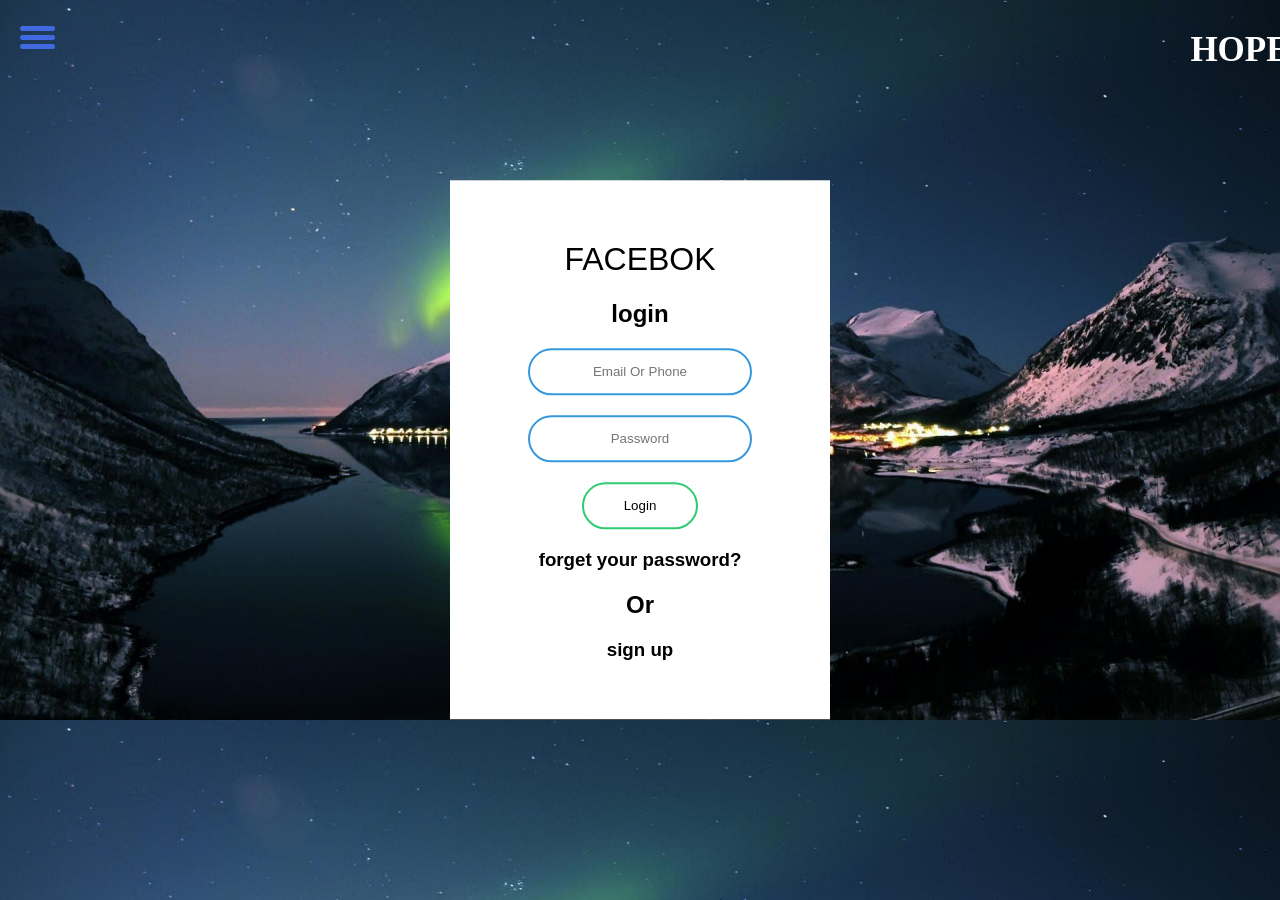
<file: index.html>
<!DOCTYPE html>
<html lang="en" dir="ltr">
  <head>
    <meta charset="utf-8">
    <title>Facebook</title>
    <link rel="stylesheet" href="style.css">
  </head>
  <body>
      
      <!-- logo -->  
            <h2 class="logo_home">HOPE</h2>              
      <!-- end logo -->
      <!--spider Navegation bar-->
		<div id="menu-bar">
			<div id="menu" onclick="onClickMenu()">
				<div id="bar1" class="bar"></div>
				<div id="bar2" class="bar"></div>
				<div id="bar3" class="bar"></div>
			</div>
			<ul class="nav" id="nav">
				<li><a>Home</a></li>
				<li><a>About</a></li>
				<li><a>Services</a></li>
				<li><a>Contact</a></li>
			</ul>
		</div>
		<div class="menu-bg" id="menu-bg"></div>
		<script src="images/script.js"></script>
      <!--end spider Navegation bar-->

<form class="box" action="index.html" method="post">
  <h1>Facebok</h1>
    <h2>login</h2>
  <input type="text" name="" placeholder="Email Or Phone">
  <input type="password" name="" placeholder="Password">
 <span><a> <input type="submit" name="" value="Login">
    </a></span>
    <h3 class="forget_pass"><span><a>forget your password?</a></span></h3> <h2>Or</h2> <h3><span><a>sign up</a></span></h3>
</form>
      
     
    
  </body>
</html>
</file>
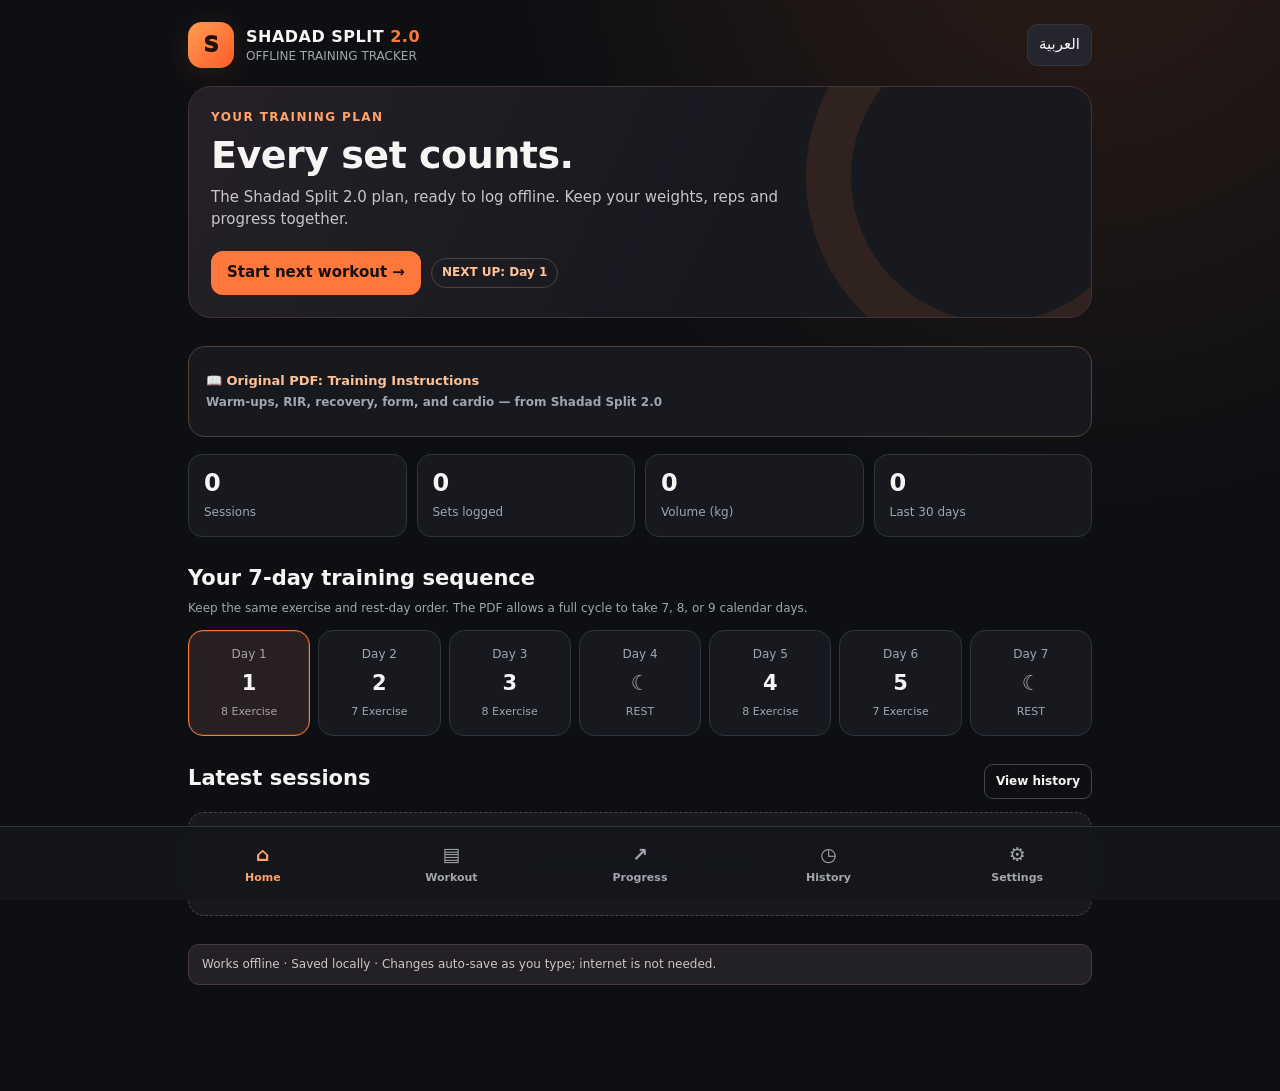
<file: shadad-tracker/index.html>
<!doctype html>
<html lang="en">
<head>
<meta charset="utf-8">
<meta name="viewport" content="width=device-width,initial-scale=1,viewport-fit=cover">
<meta name="theme-color" content="#111216">
<meta name="description" content="Shadad Split 2.0 workout tracker: log your gym sessions, weights, reps, RIR and progress online or offline.">
<title>Shadad Split — Training Tracker</title>
<style>
:root{--bg:#0d0f13;--panel:#17191f;--panel2:#202229;--border:#31343e;--text:#f6f5f3;--muted:#a2a5ad;--orange:#ff783b;--orange2:#ffa36a;--green:#70d8a0;--red:#ff8585;--radius:17px;--max:940px;color-scheme:dark}
*{box-sizing:border-box}html{scroll-behavior:smooth}body{margin:0;background:radial-gradient(ellipse at 85% -15%,rgba(255,115,47,.14),transparent 38%),var(--bg);color:var(--text);font:15px/1.45 system-ui,-apple-system,BlinkMacSystemFont,"Segoe UI",sans-serif;-webkit-tap-highlight-color:transparent}
a{color:var(--orange2)}button,input,select,textarea{font:inherit}button{cursor:pointer}button:disabled{cursor:not-allowed;opacity:.45}input,select,textarea{border:1px solid #434651;background:#101218;color:var(--text);border-radius:11px;min-height:43px;padding:9px 11px;min-width:0}input:focus,textarea:focus,select:focus,button:focus-visible{outline:2px solid var(--orange);outline-offset:2px}input[type=number]{appearance:textfield;-moz-appearance:textfield}input::-webkit-inner-spin-button,input::-webkit-outer-spin-button{-webkit-appearance:none;margin:0}textarea{width:100%;resize:vertical;min-height:74px}.shell{max-width:var(--max);margin:auto;min-height:100vh;padding:0 18px 106px}
.top{display:flex;justify-content:space-between;align-items:center;padding:22px 0 18px;gap:12px}.brand{display:flex;align-items:center;gap:12px;cursor:pointer}.mark{background:linear-gradient(135deg,#ff9d51,#ff5b29);color:#21110b;font-size:21px;font-weight:950;width:46px;height:46px;border-radius:14px;display:grid;place-items:center;box-shadow:0 5px 32px #ff6a3424}.brand-title{font-size:16px;letter-spacing:.5px;font-weight:900}.brand-sub{color:var(--muted);font-size:12px}.lang-btn{background:#25262d;border:1px solid var(--border);color:var(--text);border-radius:10px;padding:9px 11px}.hero{background:linear-gradient(115deg,#252027,#17191f 58%);border:1px solid #413336;border-radius:23px;padding:22px;position:relative;overflow:hidden}.hero:before{content:"";position:absolute;right:-95px;top:-100px;width:290px;height:290px;border:45px solid #ff75211b;border-radius:50%;pointer-events:none}.eyebrow{font-size:12px;color:var(--orange2);font-weight:900;text-transform:uppercase;letter-spacing:1.4px}.hero h1{font-size:clamp(27px,5vw,38px);line-height:1.16;margin:7px 0 10px;max-width:620px;letter-spacing:-.5px}.hero p{color:#c8c6cb;margin:0 0 20px;max-width:590px}.btn{border:0;border-radius:12px;display:inline-flex;align-items:center;justify-content:center;gap:7px;min-height:44px;padding:10px 16px;font-weight:750;color:var(--text);background:#30333d}.btn.primary{background:var(--orange);color:#1a100b}.btn.ghost{background:transparent;border:1px solid #454650}.btn.small{min-height:35px;font-size:12px;padding:6px 11px;border-radius:9px}.btn.danger{background:#482729;color:#ffd4d2}.btn.success{background:#163928;color:#b0f2c9}.btn.block{width:100%}.btn:active,.day-card:active{transform:scale(.99)}.row{display:flex;gap:10px;align-items:center;flex-wrap:wrap}.spread{justify-content:space-between}.section{margin-top:28px}.sect-head{display:flex;align-items:baseline;justify-content:space-between;gap:12px;margin:0 0 13px}.sect-head h2{font-size:21px;line-height:1.25;margin:0;font-weight:850}.muted{color:var(--muted)}.smalltext{font-size:12px}.stats{display:grid;grid-template-columns:repeat(4,minmax(0,1fr));gap:10px;margin-top:17px}.stat{background:var(--panel);border:1px solid var(--border);border-radius:14px;padding:15px}.stat b{display:block;font-size:24px;line-height:1.15;font-weight:880;white-space:nowrap}.stat span{display:block;color:var(--muted);font-size:12px;margin-top:6px}.days{display:grid;grid-template-columns:repeat(7,minmax(0,1fr));gap:8px}.day-card{background:var(--panel);border:1px solid var(--border);border-radius:15px;padding:13px 8px;min-height:106px;text-align:center;color:var(--text);position:relative}.day-card.active{border-color:var(--orange);box-shadow:inset 0 0 0 1px #ff793c33;background:#271f20}.day-card.rest{color:#aaa9ad}.day-num{font-size:12px;color:var(--muted)}.day-main{font-weight:900;font-size:21px;margin:5px 0}.day-label{font-size:11px;color:var(--muted)}.card{background:var(--panel);border:1px solid var(--border);border-radius:var(--radius);padding:17px}.card+.card{margin-top:12px}.workout-head{display:flex;justify-content:space-between;align-items:flex-start;gap:15px}.workout-title{font-size:28px;margin:3px 0 4px;line-height:1.2}.pill{border:1px solid #504138;color:#ffc395;border-radius:999px;padding:5px 10px;font-size:12px;font-weight:650;display:inline-block}.pill.green{border-color:#28513d;color:var(--green)}.progress-track{width:100%;height:9px;background:#30323a;border-radius:30px;overflow:hidden;margin-top:14px}.progress-fill{height:100%;background:linear-gradient(90deg,#ff6935,#ffac67);border-radius:30px;transition:width .25s}.exercise{margin-top:14px;background:var(--panel);border:1px solid #33363e;border-radius:17px;overflow:hidden}.ex-top{padding:16px 17px 13px;display:flex;align-items:flex-start;justify-content:space-between;gap:12px}.ex-index{color:var(--orange2);font-weight:900;font-size:12px;margin-bottom:5px}.ex-name{font-weight:850;font-size:18px;line-height:1.25;margin-bottom:7px}.targets{font-size:12px;color:#bfc0c5;display:flex;gap:7px;flex-wrap:wrap}.target{background:#282a32;padding:4px 7px;border-radius:7px}.ex-actions{display:flex;gap:6px;flex-shrink:0}.ico-btn{border:1px solid #42454d;background:#282a32;color:var(--text);width:37px;height:37px;border-radius:10px;display:grid;place-items:center;font-size:16px;text-decoration:none}.ico-btn:hover{border-color:var(--orange)}.set-table{width:100%;border-collapse:separate;border-spacing:0 5px;padding:0 12px}.set-table th{text-align:center;color:#a7a9b1;font-size:11px;font-weight:650;padding:1px 3px 4px}.set-table td{padding:2px 3px;text-align:center}.set-table input{width:100%;height:42px;min-height:42px;text-align:center;padding:8px 3px;border-radius:8px}.set-table .set-kind{width:52px;text-align:left;padding-left:5px;font-size:12px;color:#c3c5ca}.set-table .set-kind small{display:block;font-size:10px;color:var(--muted)}.set-table .markdone{width:43px;min-width:43px;height:42px;border:1px solid #41434c;background:#2b2c34;color:#eee;border-radius:9px;font-weight:800}.set-table tr.is-done .markdone{background:#256343;color:white;border-color:#3c9064}.set-table tr.is-done input{border-color:#326449}.ex-bottom{display:flex;justify-content:space-between;align-items:center;gap:9px;flex-wrap:wrap;padding:10px 16px 15px}.prev{font-size:12px;color:#bfc0c8;padding:0 16px 10px}.ex-notes{padding:0 16px 15px}.ex-notes textarea{min-height:55px}.session-footer{position:sticky;bottom:74px;z-index:4;margin-top:16px;border:1px solid #6b4331;background:#252124eb;backdrop-filter:blur(15px);padding:11px 13px;border-radius:16px;box-shadow:0 8px 35px #0009}.timer{display:flex;gap:9px;align-items:center}.timer-clock{font-variant-numeric:tabular-nums;font-size:20px;font-weight:900;min-width:62px}.timer-clock.ready{color:var(--green)}.tabs{position:fixed;bottom:0;left:0;right:0;background:#15171bf2;backdrop-filter:blur(16px);border-top:1px solid #32343d;z-index:10;padding:8px max(12px,calc((100vw - var(--max))/2));padding-bottom:calc(8px + env(safe-area-inset-bottom));display:flex;justify-content:space-around;gap:3px}.tab{background:transparent;border:none;color:#a4a5ad;border-radius:9px;min-width:0;flex:1;display:flex;flex-direction:column;align-items:center;gap:2px;padding:6px 3px;font-weight:650;font-size:11px}.tab.active{color:var(--orange2)}.tab-icon{font-size:19px}.tiny{font-size:11px}.latest{display:flex;align-items:center;justify-content:space-between;gap:10px;border-bottom:1px solid #31343d;padding:12px 0}.latest:last-child{border-bottom:0}.latest-title{font-weight:760}.subtle{font-size:12px;color:#a8abb2;margin-top:3px}.chartbox{background:var(--panel);border:1px solid var(--border);border-radius:16px;padding:15px}.chartbox svg{width:100%;height:auto;display:block}.chartlabel{fill:#a5a8af;font-size:12px}.chartline{stroke:#ff8646;stroke-width:3;fill:none;stroke-linecap:round;stroke-linejoin:round}.chartpoint{fill:#ff944d;stroke:#151619;stroke-width:3}.divider{border:0;border-top:1px solid var(--border);margin:18px 0}.field{display:flex;flex-direction:column;gap:7px;min-width:0}.field label{font-size:12px;font-weight:700;color:#b9bbc2}.field input,.field select{width:100%}.fields{display:grid;grid-template-columns:repeat(3,minmax(0,1fr));gap:9px}.history-details{border-top:1px solid #33363f;margin-top:14px;padding-top:12px}.history-details table{width:100%;border-collapse:collapse}.history-details th,.history-details td{padding:7px 5px;text-align:left;border-bottom:1px solid #33353c;font-size:12px}.history-details th{color:var(--muted)}.history-details td:first-child{max-width:210px;overflow-wrap:anywhere}.empty{text-align:center;padding:40px 18px;background:#17191f;border:1px dashed #49434b;border-radius:16px;color:#a9abb1}.empty .symbol{font-size:34px;margin-bottom:8px}.note{padding:11px 13px;background:#242126;border:1px solid #493b3a;border-radius:11px;color:#cfc5c1;font-size:12px}.notification{position:fixed;bottom:92px;left:50%;transform:translateX(-50%);background:#303a34;border:1px solid #579171;color:#fff;padding:10px 17px;border-radius:12px;z-index:30;box-shadow:0 10px 35px #000a;max-width:90vw;text-align:center}.right{text-align:right}.grid2{display:grid;grid-template-columns:1fr 1fr;gap:12px}.hspace{margin-top:13px}.hide{display:none!important}details summary{cursor:pointer;color:#ffc094;font-size:13px;font-weight:700;padding:8px 0}details summary::marker{color:#ff8046}.ch-select{width:100%}.trend-value{font-size:30px;font-weight:850;margin:8px 0 1px}.outlinebox{border:1px solid var(--border);background:#1c1e24;border-radius:12px;padding:12px}.hint{font-size:12px;color:var(--muted)}
[dir=rtl] .set-table .set-kind{text-align:right;padding-right:5px;padding-left:0}[dir=rtl] .history-details th,[dir=rtl] .history-details td{text-align:right}[dir=rtl] .right{text-align:left}
@media (max-width:600px){.shell{padding:0 12px 106px}.top{padding:13px 1px}.brand-title{font-size:14px}.hero{padding:19px 17px}.stats{grid-template-columns:repeat(2,minmax(0,1fr))}.days{grid-template-columns:repeat(4,minmax(0,1fr))}.day-card{min-height:98px}.day-main{font-size:20px}.fields{grid-template-columns:repeat(3,minmax(0,1fr))}.card{padding:14px}.ex-top{padding:14px 13px 11px}.ex-name{font-size:16px}.set-table{padding:0 6px}.set-table td{padding:2px}.set-table .set-kind{width:43px;font-size:11px}.set-table .markdone{width:35px;min-width:35px}.set-table input{padding:7px 2px}.ex-bottom{padding:10px 12px 13px}.prev{padding:0 12px 10px}.ex-notes{padding:0 12px 12px}.grid2{grid-template-columns:1fr}.session-footer{bottom:73px}.tab{font-size:10px}.tab-icon{font-size:18px}}
@media (max-width:345px){.set-table input{font-size:13px}.targets{gap:3px}.target{font-size:11px;padding:4px}.ex-actions{flex-direction:column}.hero h1{font-size:27px}}
details.pdf-guide{border-color:#554137}details.pdf-guide>summary{cursor:pointer;list-style:none}details.pdf-guide>summary::-webkit-details-marker{display:none}.pdf-guide-summary{display:flex;flex-direction:column;gap:3px}.pdf-guide-rule{padding:10px 0;border-top:1px solid var(--border)}.pdf-guide-rule h4{margin:0 0 5px;font-size:14px;color:var(--orange2)}.pdf-guide-rule p{margin:0;line-height:1.6}.pdf-guide-body{padding-top:14px}.pdf-guide-body .row{gap:14px;flex-wrap:wrap}
</style>
<link rel="manifest" href="./manifest.webmanifest">
<link rel="icon" type="image/svg+xml" href="./icon.svg">
<meta name="apple-mobile-web-app-capable" content="yes">
<meta name="apple-mobile-web-app-status-bar-style" content="black-translucent">
</head>
<body>
<div class="shell"><header class="top"><div class="brand" id="brandHome"><div class="mark">S</div><div><div class="brand-title">SHADAD SPLIT <span style="color:var(--orange)">2.0</span></div><div class="brand-sub" id="brandSub">OFFLINE TRAINING TRACKER</div></div></div><button class="lang-btn" id="langBtn" aria-label="Change language">العربية</button></header><main id="app"></main></div>
<nav class="tabs" id="tabs" aria-label="Navigation"></nav><div id="toast" role="status" aria-live="polite"></div><input type="file" id="importFile" accept="application/json,.json" hidden>
<script>
'use strict';
const PLAN={
  "1": [
    {
      "id": "d1e1",
      "name": "Cable y raises",
      "warmups": 1,
      "sets": 2,
      "reps": "8-12",
      "rir": "1-0",
      "rest": "1-2 min",
      "restSeconds": 90,
      "video": "https://www.youtube.com/watch?v=9zhh-aGUrcs&list=PLlvCYMcR6vcVpeIUZgkFaQWZKGF49w5Bz&index=20&pp=iAQB"
    },
    {
      "id": "d1e2",
      "name": "Wide grip latpulldown",
      "warmups": 1,
      "sets": 3,
      "reps": "6-10",
      "rir": "1-0",
      "rest": "2-3 min",
      "restSeconds": 150,
      "video": "https://www.youtube.com/watch?v=eTy8dMwWptc&list=PLlvCYMcR6vcVpeIUZgkFaQWZKGF49w5Bz&index=55&pp=iAQB"
    },
    {
      "id": "d1e3",
      "name": "Kelso shrugs",
      "warmups": 1,
      "sets": 2,
      "reps": "8-12",
      "rir": "1-0",
      "rest": "2-3 min",
      "restSeconds": 150,
      "video": "https://youtu.be/iqXvQKmU-Uk"
    },
    {
      "id": "d1e4",
      "name": "T bar machine",
      "warmups": 0,
      "sets": 1,
      "reps": "6-10",
      "rir": "1-0",
      "rest": "2-3 min",
      "restSeconds": 150,
      "video": "https://www.youtube.com/watch?v=JohmkrpUJK4&list=PLlvCYMcR6vcVpeIUZgkFaQWZKGF49w5Bz&index=53&pp=iAQB"
    },
    {
      "id": "d1e5",
      "name": "Cable lat pullover",
      "warmups": 1,
      "sets": 3,
      "reps": "6-10",
      "rir": "1-0",
      "rest": "2-3 min",
      "restSeconds": 150,
      "video": "https://www.youtube.com/watch?v=ErXQXPzijLk&list=PLlvCYMcR6vcVpeIUZgkFaQWZKGF49w5Bz&index=58&pp=iAQB0gcJCa4KAYcqIYzv"
    },
    {
      "id": "d1e6",
      "name": "DB lateral raises",
      "warmups": 1,
      "sets": 2,
      "reps": "8-10",
      "rir": "1-0",
      "rest": "2-3 min",
      "restSeconds": 150,
      "video": "https://www.youtube.com/watch?v=U6-py46Cdnc&list=PLlvCYMcR6vcVpeIUZgkFaQWZKGF49w5Bz&index=50&pp=iAQB0gcJCa4KAYcqIYzv"
    },
    {
      "id": "d1e7",
      "name": "Cable reverse curl",
      "warmups": 1,
      "sets": 1,
      "reps": "8-12",
      "rir": "1-2",
      "rest": "1.5-2 min",
      "restSeconds": 90,
      "video": "https://www.youtube.com/watch?v=_cfnX1qsEWw&list=PLlvCYMcR6vcVpeIUZgkFaQWZKGF49w5Bz&index=56&pp=iAQB"
    },
    {
      "id": "d1e8",
      "name": "Abdominal crunches",
      "warmups": 1,
      "sets": 2,
      "reps": "8-12",
      "rir": "1-0",
      "rest": "1.5-2 min",
      "restSeconds": 90,
      "video": "https://youtu.be/a9czVmDjB0E"
    }
  ],
  "2": [
    {
      "id": "d2e1",
      "name": "DB low incline chest press",
      "warmups": 2,
      "sets": 3,
      "reps": "6-10",
      "rir": "1-0",
      "rest": "2-3 min",
      "restSeconds": 150,
      "video": "https://www.youtube.com/watch?v=ZT78Lf66NXw&list=PLlvCYMcR6vcVpeIUZgkFaQWZKGF49w5Bz&index=4&pp=iAQB"
    },
    {
      "id": "d2e2",
      "name": "Chest fly machine",
      "warmups": 0,
      "sets": 2,
      "reps": "8-12",
      "rir": "1-0",
      "rest": "2-3 min",
      "restSeconds": 150,
      "video": "https://www.youtube.com/watch?v=GWq3xgNzRpk&list=PLlvCYMcR6vcVpeIUZgkFaQWZKGF49w5Bz&index=16&pp=iAQB"
    },
    {
      "id": "d2e3",
      "name": "DB no cheat curl",
      "warmups": 1,
      "sets": 2,
      "reps": "8-12",
      "rir": "1-0",
      "rest": "2-3 min",
      "restSeconds": 150,
      "video": ""
    },
    {
      "id": "d2e4",
      "name": "Rope triceps pushdown",
      "warmups": 1,
      "sets": 3,
      "reps": "8-12",
      "rir": "1-0",
      "rest": "2-3 min",
      "restSeconds": 150,
      "video": "https://www.youtube.com/watch?v=jIKXu_m_WxM&list=PLlvCYMcR6vcVpeIUZgkFaQWZKGF49w5Bz&index=13&pp=iAQB0gcJCa4KAYcqIYzv"
    },
    {
      "id": "d2e5",
      "name": "Biceps bayesian curl",
      "warmups": 1,
      "sets": 2,
      "reps": "8-12",
      "rir": "1-0",
      "rest": "2-3 min",
      "restSeconds": 150,
      "video": "https://www.youtube.com/watch?v=KbSCjlMnuwQ&list=PLlvCYMcR6vcVpeIUZgkFaQWZKGF49w5Bz&index=22&pp=iAQB"
    },
    {
      "id": "d2e6",
      "name": "Rope overhead extension",
      "warmups": 1,
      "sets": 2,
      "reps": "8-10",
      "rir": "1-0",
      "rest": "1.5-2 min",
      "restSeconds": 90,
      "video": "https://www.youtube.com/watch?v=OKoLcDpJGrM&list=PLlvCYMcR6vcVpeIUZgkFaQWZKGF49w5Bz&index=11&pp=iAQB"
    },
    {
      "id": "d2e7",
      "name": "Cable hammer curl",
      "warmups": 0,
      "sets": 1,
      "reps": "8-10",
      "rir": "1-0",
      "rest": "1.5-2 min",
      "restSeconds": 90,
      "video": "https://www.youtube.com/watch?v=1leUFof4BSM&list=PLlvCYMcR6vcVpeIUZgkFaQWZKGF49w5Bz&index=21&pp=iAQB"
    }
  ],
  "3": [
    {
      "id": "d3e1",
      "name": "Seated leg curl",
      "warmups": 2,
      "sets": 2,
      "reps": "10-12",
      "rir": "1-0",
      "rest": "2-3 min",
      "restSeconds": 150,
      "video": "https://www.youtube.com/watch?v=sEPovssMLqM&list=PLlvCYMcR6vcVpeIUZgkFaQWZKGF49w5Bz&index=43&pp=iAQB"
    },
    {
      "id": "d3e2",
      "name": "Leg press machine",
      "warmups": 2,
      "sets": 2,
      "reps": "8-12",
      "rir": "1-0",
      "rest": "2-3 min",
      "restSeconds": 150,
      "video": "https://www.youtube.com/watch?v=1QlJC8ezMvE&list=PLlvCYMcR6vcVpeIUZgkFaQWZKGF49w5Bz&index=42&pp=iAQB"
    },
    {
      "id": "d3e3",
      "name": "Smith hip thrust",
      "warmups": 1,
      "sets": 1,
      "reps": "8-12",
      "rir": "1-0",
      "rest": "2-3 min",
      "restSeconds": 150,
      "video": "https://www.youtube.com/watch?v=-C3rQT56iSs&list=PLlvCYMcR6vcVpeIUZgkFaQWZKGF49w5Bz&index=34&pp=iAQB"
    },
    {
      "id": "d3e4",
      "name": "Adductors machine",
      "warmups": 1,
      "sets": 2,
      "reps": "8-12",
      "rir": "1-0",
      "rest": "2-3 min",
      "restSeconds": 150,
      "video": "https://www.youtube.com/watch?v=EZzpfk62hDA&list=PLlvCYMcR6vcVpeIUZgkFaQWZKGF49w5Bz&index=62&pp=iAQB0gcJCa4KAYcqIYzv"
    },
    {
      "id": "d3e5",
      "name": "Smith standing calf raises",
      "warmups": 1,
      "sets": 3,
      "reps": "8-12",
      "rir": "1-0",
      "rest": "2-3 min",
      "restSeconds": 150,
      "video": "https://www.youtube.com/watch?v=p_T9O2gHwPA&list=PLlvCYMcR6vcVpeIUZgkFaQWZKGF49w5Bz&index=36&pp=iAQB"
    },
    {
      "id": "d3e6",
      "name": "Cable lateral raises W.H",
      "warmups": 1,
      "sets": 2,
      "reps": "6-10",
      "rir": "1-0",
      "rest": "1.5-2 min",
      "restSeconds": 90,
      "video": "https://www.youtube.com/watch?v=YPiH3mkk14E&list=PLlvCYMcR6vcVpeIUZgkFaQWZKGF49w5Bz&index=18&pp=iAQB"
    },
    {
      "id": "d3e7",
      "name": "Cable torso rotation",
      "warmups": 1,
      "sets": 2,
      "reps": "8-12",
      "rir": "1-0",
      "rest": "1.5-2 min",
      "restSeconds": 90,
      "video": "https://www.youtube.com/watch?v=-FWq-UK9FQ8&list=PLlvCYMcR6vcVpeIUZgkFaQWZKGF49w5Bz&index=77&pp=iAQB"
    },
    {
      "id": "d3e8",
      "name": "Abdominal crunches",
      "warmups": 0,
      "sets": 3,
      "reps": "8-12",
      "rir": "1-0",
      "rest": "1.5-2 min",
      "restSeconds": 90,
      "video": "https://youtu.be/a9czVmDjB0E"
    }
  ],
  "4": [
    {
      "id": "d4e1",
      "name": "T bar machine",
      "warmups": 1,
      "sets": 2,
      "reps": "6-10",
      "rir": "1-0",
      "rest": "2-3 min",
      "restSeconds": 150,
      "video": "https://www.youtube.com/watch?v=JohmkrpUJK4&list=PLlvCYMcR6vcVpeIUZgkFaQWZKGF49w5Bz&index=53&pp=iAQB"
    },
    {
      "id": "d4e2",
      "name": "DB flat press",
      "warmups": 1,
      "sets": 2,
      "reps": "6-10",
      "rir": "1-0",
      "rest": "2-3 min",
      "restSeconds": 150,
      "video": "https://www.youtube.com/watch?v=XSl_-gRMfbU&list=PLlvCYMcR6vcVpeIUZgkFaQWZKGF49w5Bz&index=3&pp=iAQB"
    },
    {
      "id": "d4e3",
      "name": "Wide grip latpulldown",
      "warmups": 1,
      "sets": 1,
      "reps": "8-12",
      "rir": "1-0",
      "rest": "2-3 min",
      "restSeconds": 150,
      "video": "https://www.youtube.com/watch?v=eTy8dMwWptc&list=PLlvCYMcR6vcVpeIUZgkFaQWZKGF49w5Bz&index=55&pp=iAQB"
    },
    {
      "id": "d4e4",
      "name": "Smith incline shoulder press",
      "warmups": 0,
      "sets": 1,
      "reps": "6-10",
      "rir": "1-0",
      "rest": "2-3 min",
      "restSeconds": 150,
      "video": "https://youtu.be/bhkhKJezbWM"
    },
    {
      "id": "d4e5",
      "name": "Close grip seated row",
      "warmups": 0,
      "sets": 2,
      "reps": "8-12",
      "rir": "1-0",
      "rest": "2-3 min",
      "restSeconds": 150,
      "video": ""
    },
    {
      "id": "d4e6",
      "name": "Lateral raises machine",
      "warmups": 1,
      "sets": 3,
      "reps": "10-12",
      "rir": "1-0",
      "rest": "1.5-2 min",
      "restSeconds": 90,
      "video": "https://www.youtube.com/watch?v=2TmJNXAKv6M&list=PLlvCYMcR6vcVpeIUZgkFaQWZKGF49w5Bz&index=76&pp=iAQB"
    },
    {
      "id": "d4e7",
      "name": "DB preacher curl",
      "warmups": 1,
      "sets": 2,
      "reps": "8-12",
      "rir": "1-0",
      "rest": "1.5-2 min",
      "restSeconds": 90,
      "video": "https://www.youtube.com/watch?v=VbW41i0wZek&list=PLlvCYMcR6vcVpeIUZgkFaQWZKGF49w5Bz&index=27&pp=iAQB"
    },
    {
      "id": "d4e8",
      "name": "Rope triceps pushdown",
      "warmups": 1,
      "sets": 2,
      "reps": "8-12",
      "rir": "1-0",
      "rest": "1.5-2 min",
      "restSeconds": 90,
      "video": "https://www.youtube.com/watch?v=G2RWJv6NXzk&list=PLlvCYMcR6vcVpeIUZgkFaQWZKGF49w5Bz&index=28&pp=iAQB"
    }
  ],
  "5": [
    {
      "id": "d5e1",
      "name": "RDLS",
      "warmups": 2,
      "sets": 3,
      "reps": "8-12",
      "rir": "1-0",
      "rest": "2-3 min",
      "restSeconds": 150,
      "video": "https://www.youtube.com/watch?v=zoYMNYMk1rM&list=PLlvCYMcR6vcVpeIUZgkFaQWZKGF49w5Bz&index=52&pp=iAQB"
    },
    {
      "id": "d5e2",
      "name": "Hack squat machine",
      "warmups": 1,
      "sets": 2,
      "reps": "6-10",
      "rir": "1-0",
      "rest": "2-3 min",
      "restSeconds": 150,
      "video": "https://www.youtube.com/watch?v=Rv9546lEiW8&list=PLlvCYMcR6vcVpeIUZgkFaQWZKGF49w5Bz&index=44&pp=iAQB"
    },
    {
      "id": "d5e3",
      "name": "Leg extension machine",
      "warmups": 0,
      "sets": 3,
      "reps": "8-12",
      "rir": "1-0",
      "rest": "2-3 min",
      "restSeconds": 150,
      "video": "https://www.youtube.com/watch?v=Es1dBdx448g&list=PLlvCYMcR6vcVpeIUZgkFaQWZKGF49w5Bz&index=61&pp=iAQB0gcJCa4KAYcqIYzv"
    },
    {
      "id": "d5e4",
      "name": "Lying leg curl",
      "warmups": 0,
      "sets": 2,
      "reps": "6-10",
      "rir": "1-0",
      "rest": "2-3 min",
      "restSeconds": 150,
      "video": "https://www.youtube.com/watch?v=T275UXpIXug&list=PLlvCYMcR6vcVpeIUZgkFaQWZKGF49w5Bz&index=41&pp=iAQB0gcJCa4KAYcqIYzv"
    },
    {
      "id": "d5e5",
      "name": "Adductors machine",
      "warmups": 1,
      "sets": 2,
      "reps": "8-12",
      "rir": "1-0",
      "rest": "2-3 min",
      "restSeconds": 150,
      "video": "https://www.youtube.com/watch?v=EZzpfk62hDA&list=PLlvCYMcR6vcVpeIUZgkFaQWZKGF49w5Bz&index=62&pp=iAQB0gcJCa4KAYcqIYzv"
    },
    {
      "id": "d5e6",
      "name": "DB wrist flexion",
      "warmups": 1,
      "sets": 2,
      "reps": "10-12",
      "rir": "1-0",
      "rest": "2-3 min",
      "restSeconds": 150,
      "video": "https://www.youtube.com/watch?v=V0qUjgoQNmk&list=PLlvCYMcR6vcVpeIUZgkFaQWZKGF49w5Bz&index=51&pp=iAQB"
    },
    {
      "id": "d5e7",
      "name": "Smith standing calf raises",
      "warmups": 1,
      "sets": 3,
      "reps": "8-12",
      "rir": "1-0",
      "rest": "1.5-2 min",
      "restSeconds": 90,
      "video": "https://www.youtube.com/watch?v=p_T9O2gHwPA&list=PLlvCYMcR6vcVpeIUZgkFaQWZKGF49w5Bz&index=36&pp=iAQB"
    }
  ]
};
const PDF_GUIDE={"en":{"title":"Original PDF: Training Instructions","subtitle":"Warm-ups, RIR, recovery, form, and cardio — from Shadad Split 2.0","sections":[["Training sequence","Day 1 → Day 2 → Day 3 → REST → Day 4 → Day 5 → REST. Follow that order. The PDF says you may complete the cycle across 7, 8, or 9 calendar days; do not force it into a fixed week."],["Warm-up sets (W.U)","Use lighter weights and the same rep range as the main exercise. Warm up without rushing. Warm-up sets DO NOT count toward the plan's working training volume."],["Working sets","Only the working sets printed for each exercise count toward weekly training volume. Do not count warm-up sets as working sets."],["RIR — reps in reserve","RIR means how many more full reps you could do before failure. Follow the exact target next to each exercise, including 1–2 RIR for Day 1 Cable reverse curl."],["Back-off sets — explanation only","If explicitly specified, reduce weight by 15–20% on your last set and go to failure. No exercise in these PDF tables is marked as a back-off set."],["Supersets — explanation only","A superset is two exercises back-to-back with zero rest. No exercises in these PDF tables are marked as a superset."],["Partial reps — only when prescribed","After reaching failure, use short-range half or quarter reps only if specifically requested. The PDF exercise tables do not prescribe partial reps."],["Technique, effort and rest","Choose challenging weights that still allow clean form and the stated rep range. If you easily exceed the range, the weight is too light. Keep exercise selection and order consistent; don't keep switching every week. Take scheduled rest days even when feeling good. Log your weights and reps."],["Recording for your coach","Record one set per exercise and send it on check-in day so the coach can check your form. This app does not automatically record or send videos."],["Post-workout cardio","Treadmill AFTER your workout: 20 minutes, speed 4, incline 10. Do not shift cardio before lifting just to finish faster, skip it planning to make up for it tomorrow, or hold the treadmill handles on an incline. The PDF shows a daily-steps placeholder, not a numeric step target."]],"video":"Coach's 20+ minute split explanation","sheet":"Original Google Sheets link in PDF","source":"Source: original PDF pages 3–6, 8, 10, 12, 15, 17 and 19–20."},"ar":{"title":"تعليمات التمرين من الـ PDF الأصلي","subtitle":"التسخين، RIR، الراحة، الأداء والكارديو — Shadad Split 2.0","sections":[["ترتيب أيام التمرين","اليوم ١ ← اليوم ٢ ← اليوم ٣ ← راحة ← اليوم ٤ ← اليوم ٥ ← راحة. امشي بنفس الترتيب. ممكن الدورة تمتد ٧ أو ٨ أو ٩ أيام، ومش لازم أسبوع ثابت."],["مجاميع التسخين (W.U)","استخدم وزن أخف وبنفس مدى تكرارات التمرين الأساسي. متستعجلش في التسخين. مجاميع التسخين مش محسوبة ضمن مجاميع العمل الأساسية."],["مجاميع العمل (Working Sets)","المجاميع الأساسية المكتوبة لكل تمرين بس هي اللي بتتحسب في حجم التمرين الأسبوعي. متحسبش مجاميع التسخين."],["الـ RIR — تكرارات في المخزون","هو عدد التكرارات الكاملة اللي تقدر تعملها قبل الفشل. التزم بهدف كل تمرين، بما فيه Cable reverse curl في اليوم الأول وهدفه ١–٢ RIR."],["Back-off Sets — شرح فقط","لو مكتوبة صراحة في الجدول: قلل وزن آخر مجموعة بنسبة ١٥–٢٠٪ وكمل للفشل. جدول التمارين في الملف مش محدد فيه مجموعات Back-off."],["Supersets — شرح فقط","تمرينين وراء بعض من غير راحة بينهما. مفيش تمارين محددة Superset في الجداول دي."],["التكرارات الجزئية — لو مطلوبة فقط","بعد الفشل، تعمل نص أو ربع تكرار لما التكرارات الكاملة متبقاش ممكنة، وده فقط لو الكابتن طلبه صراحة. الجداول هنا مش طالبة تكرارات جزئية."],["الأداء، الأوزان والراحة","اختار وزن يكون صعب لكن يسمح بأداء نظيف داخل مدى التكرارات. لو بتعدي المدى بسهولة فالوزن خفيف. التزم بنفس التمارين والترتيب ومتغيرش كل أسبوع. خُد أيام الراحة حتى لو حاسس إنك كويس، وسجل الوزن والتكرارات."],["تصوير الأداء للكابتن","صور مجموعة واحدة من كل تمرين وابعتها يوم المتابعة للكابتن علشان يراجع الأداء. التطبيق مش بيصور أو بيبعت الفيديوهات تلقائيًا."],["الكارديو بعد التمرين","مشاية بعد الحديد لمدة ٢٠ دقيقة، سرعة ٤، ميل ١٠. متقدمش الكارديو قبل الحديد لمجرد إنك تخلص أسرع، ومتأجلوش لبكرة، ومتمسكش في إيد المشاية وهي على ميل. عدد الخطوات في الملف مجرد خانة فاضية مش هدف محدد."]],"video":"فيديو شرح التقسيمة من الكابتن (+٢٠ دقيقة)","sheet":"رابط Google Sheets الموجود في الملف","source":"المصدر: صفحات PDF رقم ٣–٦، ٨، ١٠، ١٢، ١٥، ١٧، ١٩–٢٠."}};
function guideView(context){
 const p=PDF_GUIDE[state.lang==='ar'?'ar':'en'];
 const sections=p.sections.map(pair=>'<section class="pdf-guide-rule"><h4>'+esc(pair[0])+'</h4><p>'+esc(pair[1])+'</p></section>').join('');
 const video='<a target="_blank" rel="noopener noreferrer" href="https://youtu.be/D9Cpy3V9Mek">'+esc(p.video)+'</a>';
 const sheet='<a target="_blank" rel="noopener noreferrer" href="https://docs.google.com/spreadsheets/d/1QGD9AEnXykMd-kmQlWM7PwjGQkGRenxtzsCsyk_4tug">'+esc(p.sheet)+'</a>';
 return '<details class="card section pdf-guide"'+(context==='train'?' style="margin:0 0 16px"':'')+'><summary class="pdf-guide-summary"><b>📖 '+esc(p.title)+'</b><span class="muted smalltext">'+esc(p.subtitle)+'</span></summary><div class="pdf-guide-body">'+sections+'<div class="row hspace">'+video+sheet+'</div><p class="hint hspace">'+esc(p.source)+'</p></div></details>';
}
const SCHEDULE=[1,2,3,0,4,5,0], KEY='shadad_split_tracker_2026_v1';
const I18N={
 en:{home:'Home',train:'Workout',progress:'Progress',history:'History',settings:'Settings',track:'OFFLINE TRAINING TRACKER',eyebrow:'YOUR TRAINING PLAN',heroTitle:'Every set counts.',heroDescription:'The Shadad Split 2.0 plan, ready to log offline. Keep your weights, reps and progress together.',startNext:'Start next workout',resume:'Resume workout',last:'Latest sessions',noSessions:'Your completed sessions will show here.',plan:'Your 7-day training sequence',planHint:'Keep the same exercise and rest-day order. The PDF allows a full cycle to take 7, 8, or 9 calendar days.',day:'Day',rest:'REST',restDay:'Rest day',next:'NEXT UP',yourStats:'Your progress so far',sessions:'Sessions',setsLogged:'Sets logged',volume:'Volume (kg)',thisMonth:'Last 30 days',start:'Start',chooseDay:'Choose a workout',session:'Workout session',target:'Target',warmups:'Warm-up',workSets:'working sets',reps:'reps',rir:'RIR',restTime:'Rest',video:'Exercise video (opens online)',previous:'Last time',noPrevious:'No previous result',usePrevious:'Copy last weights/reps',warm:'Warm',set:'Set',weight:'kg',done:'Done',addSet:'+ Extra set',removeSet:'Remove extra',notes:'Exercise notes',sessionNotes:'Session notes',sessionProgress:'working sets complete',startTimer:'Rest timer',stopTimer:'Stop',resetTimer:'Reset',finish:'Finish workout',cardio:'Post-workout cardio',cardioTarget:'Plan: treadmill 20 min · speed 4 · incline 10',cardioDone:'I completed cardio',duration:'Minutes',speed:'Speed',incline:'Incline',steps:'Daily steps (optional)',review:'Session review',sessionDate:'Started',edit:'Continue editing',completed:'Completed',noData:'No data yet',logToSee:'Complete workouts to unlock trends.',chooseExercise:'Select exercise',metric:'Metric',bestWeight:'Top weight (kg)',bestVolume:'Session volume (kg)',bestReps:'Highest reps',allTimeBest:'All-time best',recentTrend:'Recent sessions',total:'Total',reopen:'Edit session',delete:'Delete',exercise:'Exercise',type:'Type',work:'Work',editHint:'Changes auto-save as you type; internet is not needed.',storageTitle:'Your training data',storageDesc:'Every weight, rep, set and note is saved automatically on this device. Your data is NOT uploaded to GitHub or the cloud. Do not clear site data; export backups to protect your progress.',storageSaved:'Automatically saved on this device',lastSaved:'Last saved',storageNever:'Not saved yet',protectStorage:'Request protected browser storage',persistGranted:'Browser storage protection enabled. Backups are still recommended.',persistDenied:'Your browser could not grant protected storage. Keep backup files.',persistUnsupported:'Storage protection is not supported here. Keep backup files.',storageError:'Saving failed. Please export a backup.',backupReminder:'You have logged 5 or more sessions since your last full backup. Download a new backup.',backup:'Back up your training data',backupDesc:'Everything is stored on this device and browser. Export backups regularly; deleting browser data can erase logs.',exportJSON:'Export full backup (.json)',exportCSV:'Export sets (.csv)',importJSON:'Import backup (.json)',dataControl:'Data controls',wipe:'Delete ALL local data',about:'About this tracker',aboutText:'Built from your Shadad Split 2.0 PDF: 5 training days plus 2 rest days, original exercise order, warm-up/working sets, rep ranges, RIR and rest targets. Exercise videos open YouTube and require internet.',offline:'Works offline',saved:'Saved locally',noBackup:'No data to export yet',good:'Workout saved!',needsReps:'Enter reps before marking a set done.',confirmFinish:'Finish this workout with no completed sets?',confirmNew:'An unfinished workout exists. Discard it and start another?',confirmEdit:'An unfinished workout exists. Replace it with this completed session for editing?',confirmDelete:'Delete this saved session?',confirmWipe:'Delete all sessions and settings on this device? This cannot be undone.',confirmImport:'Import backup and replace current local data? Export a backup first if needed.',imported:'Backup imported.',invalidFile:'This is not a valid tracker backup.',timerComplete:'Rest is over!',completeRest:'Mark rest day complete',restComplete:'Rest day recorded.',date:'Date',elapsed:'Duration',minutes:'min',exported:'Backup downloaded.',repsRange:'Rep target',summary:'Summary',maxSets:'Working sets',previousRecord:'Previous',copy:'Use previous',workoutComplete:'Workout complete',starting:'Start workout',disclaimer:'Rep counts and workout volume are based on logged completed sets; bodyweight work with no weight does not add to volume.',today:'Selected workout',last30:'In 30 days',goal:'Your plan',best:'Best',back:'Back',more:'More',count:'sets',setNo:'Set',emptyChart:'Log this exercise in multiple sessions to see a trend.',all:'All time',sec:'sec',cardioStats:'Cardio sessions',save:'Saved',goToHistory:'View history',noWorkout:'Start a workout to begin recording.',sameDay:'Keep building from your last session.',doneProgress:'done',on:'on'},
 ar:{home:'الرئيسية',train:'التمرين',progress:'التطور',history:'السجل',settings:'الإعدادات',track:'تسجيل التمرين بدون إنترنت',eyebrow:'برنامج تمرينك',heroTitle:'سجّل كل مجموعة.',heroDescription:'برنامج Shadad Split 2.0 على موبايلك، سجّل الأوزان والتكرارات وتابع تطورك من غير نت.',startNext:'ابدأ التمرين الجاي',resume:'كمل التمرين',last:'آخر التمرينات',noSessions:'التمارين اللي تخلصها هتظهر هنا.',plan:'ترتيب الـ 7 أيام',planHint:'التزم بترتيب التمارين والراحة. الدورة ممكن تاخد ٧ أو ٨ أو ٩ أيام زي ما الملف بيوضح.',day:'يوم',rest:'راحة',restDay:'يوم راحة',next:'التمرين الجاي',yourStats:'تطورك لحد دلوقتي',sessions:'حصص تمرين',setsLogged:'مجموعات مسجلة',volume:'حجم التمرين (كجم)',thisMonth:'آخر 30 يوم',start:'ابدأ',chooseDay:'اختار يوم التمرين',session:'حصة تمرين',target:'الهدف',warmups:'تسخين',workSets:'مجموعات أساسية',reps:'تكرارات',rir:'RIR',restTime:'راحة',video:'فيديو التمرين (يحتاج إنترنت)',previous:'آخر مرة',noPrevious:'مفيش تسجيل قبل كده',usePrevious:'انسخ أوزان وتكرارات آخر مرة',warm:'تسخين',set:'مجموعة',weight:'كجم',done:'تم',addSet:'+ مجموعة إضافية',removeSet:'احذف الزيادة',notes:'ملاحظات التمرين',sessionNotes:'ملاحظات اليوم',sessionProgress:'مجموعات أساسية خلصت',startTimer:'مؤقت الراحة',stopTimer:'إيقاف',resetTimer:'إعادة',finish:'إنهاء التمرين',cardio:'كارديو بعد التمرين',cardioTarget:'البرنامج: مشاية 20 دقيقة · سرعة 4 · ميل 10',cardioDone:'خلصت الكارديو',duration:'دقائق',speed:'سرعة',incline:'ميل',steps:'خطوات اليوم (اختياري)',review:'مراجعة التمرين',sessionDate:'بدأ',edit:'كمل التعديل',completed:'خلص',noData:'لسه مفيش بيانات',logToSee:'سجّل تمارين عشان تشوف الرسوم.',chooseExercise:'اختار تمرين',metric:'المقياس',bestWeight:'أعلى وزن (كجم)',bestVolume:'حجم الحصة (كجم)',bestReps:'أعلى تكرارات',allTimeBest:'أفضل نتيجة',recentTrend:'آخر الحصص',total:'الإجمالي',reopen:'تعديل التمرين',delete:'حذف',exercise:'التمرين',type:'النوع',work:'أساسي',editHint:'كل تعديل بيتحفظ تلقائيًا على الجهاز من غير نت.',storageTitle:'بيانات التمرين',storageDesc:'كل وزن وتكرار ومجموعة وملاحظة بتتحفظ تلقائيًا على الجهاز ده. البيانات مش بتترفع على GitHub أو السحابة. متحذفش بيانات الموقع وخد نسخة احتياطية بانتظام.',storageSaved:'محفوظ تلقائيًا على الجهاز',lastSaved:'آخر حفظ',storageNever:'لسه مفيش حفظ',protectStorage:'طلب حماية تخزين المتصفح',persistGranted:'المتصفح فعّل حماية التخزين. احتفظ بنسخ احتياطية برضه.',persistDenied:'المتصفح مقدرش يفعّل الحماية. احتفظ بنسخ احتياطية.',persistUnsupported:'الميزة دي مش مدعومة هنا. احتفظ بنسخ احتياطية.',storageError:'الحفظ فشل. نزّل نسخة احتياطية.',backupReminder:'سجلت ٥ حصص تمرين أو أكتر من آخر نسخة احتياطية كاملة. نزّل نسخة جديدة.',backup:'نسخة احتياطية لبياناتك',backupDesc:'البيانات محفوظة في المتصفح على الجهاز ده. نزّل نسخة احتياطية باستمرار؛ حذف بيانات المتصفح ممكن يمسح السجل.',exportJSON:'تنزيل نسخة كاملة (.json)',exportCSV:'تنزيل المجموعات (.csv)',importJSON:'استيراد نسخة (.json)',dataControl:'التحكم في البيانات',wipe:'حذف كل بيانات الجهاز',about:'عن التطبيق',aboutText:'مبني على ملف Shadad Split 2.0: خمس أيام تمرين ويومين راحة، بنفس ترتيب التمارين والمجموعات والتكرارات وRIR والراحة. فيديوهات يوتيوب محتاجة نت.',offline:'بيشتغل من غير نت',saved:'محفوظ على الجهاز',noBackup:'مفيش بيانات لسه',good:'تم حفظ التمرين!',needsReps:'اكتب التكرارات الأول عشان تعلم المجموعة تم.',confirmFinish:'هتنهي التمرين من غير ما تسجل مجموعات؟',confirmNew:'في تمرين لسه مفتوح. تحذفه وتبدأ تمرين جديد؟',confirmEdit:'في تمرين لسه مفتوح. تستبدله بالتمرين اللي هتعدله؟',confirmDelete:'تمسح التمرين ده من السجل؟',confirmWipe:'هتمسح كل البيانات والإعدادات من الجهاز ده. مش هتقدر ترجعها.',confirmImport:'تستورد النسخة وتستبدل البيانات الموجودة؟ الأفضل تعمل نسخة احتياطية الأول.',imported:'تم استيراد النسخة.',invalidFile:'ملف النسخة الاحتياطية غير صالح.',timerComplete:'الراحة خلصت!',completeRest:'سجّل يوم الراحة',restComplete:'تم تسجيل الراحة.',date:'التاريخ',elapsed:'المدة',minutes:'دقيقة',exported:'تم تنزيل النسخة.',repsRange:'التكرارات المطلوبة',summary:'ملخص',maxSets:'مجموعات أساسية',previousRecord:'السابق',copy:'انسخ السابق',workoutComplete:'التمرين خلص',starting:'ابدأ التمرين',disclaimer:'الحسابات مبنية على المجموعات اللي علمتها تم. تمارين وزن الجسم من غير وزن لا تدخل في حجم التمرين.',today:'التمرين المختار',last30:'خلال 30 يوم',goal:'برنامجك',best:'الأفضل',back:'رجوع',more:'المزيد',count:'مجموعة',setNo:'مجموعة',emptyChart:'سجّل التمرين في أكتر من حصة عشان يظهر الرسم.',all:'كل الوقت',sec:'ثانية',cardioStats:'حصص الكارديو',save:'محفوظ',goToHistory:'عرض السجل',noWorkout:'ابدأ تمرين عشان تسجل.',sameDay:'كمّل تطورك من آخر مرة.',doneProgress:'تم',on:'من'}
};
function blankState(){return {version:1,lang:'en',nextSlot:0,draft:null,sessions:[],restDays:[],lastSavedAt:null,lastBackupAt:null,lastBackupCount:0}}
let state;try{state=JSON.parse(localStorage.getItem(KEY))||blankState()}catch{state=blankState()};if(!state||!Array.isArray(state.sessions)||!Number.isInteger(state.version))state=blankState();if(!Array.isArray(state.restDays))state.restDays=[];
let route='home',selectedExercise=Object.values(PLAN).flat()[0].name, metric='weight', timerId=null,timerEnd=0,timerRemaining=0,toastTimeout=null;
function t(k){return (I18N[state.lang]||I18N.en)[k]||I18N.en[k]||k}function esc(s){return String(s??'').replace(/[&<>"']/g,c=>({'&':'&amp;','<':'&lt;','>':'&gt;','"':'&quot;',"'":'&#39;'}[c]))}function n(v){let x=Number(v);return Number.isFinite(x)?x:0}function displayNum(v){return Number.isFinite(v)?v.toLocaleString(state.lang==='ar'?'ar-EG':'en-US',{maximumFractionDigits:1}):'0'}function dateFmt(s){try{return new Date(s).toLocaleDateString(state.lang==='ar'?'ar-EG':'en-GB',{day:'numeric',month:'short',year:'numeric'})}catch{return s}}function timeFmt(s){try{return new Date(s).toLocaleTimeString(state.lang==='ar'?'ar-EG':'en-GB',{hour:'2-digit',minute:'2-digit'})}catch{return ''}}function save(){try{state.lastSavedAt=new Date().toISOString();if(state.draft)state.draft.updatedAt=state.lastSavedAt;localStorage.setItem(window.ShadadCloud?.storageKey||KEY,JSON.stringify(state));window.ShadadCloud?.localSaved?.();return true}catch{toast(t('storageError'));return false}}function toast(msg){let el=document.getElementById('toast');el.innerHTML=`<div class="notification">${esc(msg)}</div>`;clearTimeout(toastTimeout);toastTimeout=setTimeout(()=>el.innerHTML='',2500)}function allExercises(){return Object.values(PLAN).flat()}function planned(day){return PLAN[day]||[]}function uniqueExercises(){return [...new Set(allExercises().map(x=>x.name))].sort((a,b)=>a.localeCompare(b))}function lookup(day,eid){return planned(day).find(e=>e.id===eid)}function doneSets(session){return Object.values(session.exercises||{}).flatMap(x=>x.work||[]).filter(s=>s.done&&n(s.reps)>0)}function totalVolume(session){return doneSets(session).reduce((sum,s)=>sum+n(s.weight)*n(s.reps),0)}function totalDone(session){return doneSets(session).length}function sessionPlanTotal(day){return planned(day).reduce((a,e)=>a+e.sets,0)}function sessionCount(){return state.sessions.filter(x=>x.completedAt).length}function routeTo(view){route=view;render();window.scrollTo({top:0,behavior:'instant'})}function navigation(){const items=[['home','⌂'],['train','▤'],['progress','↗'],['history','◷'],['settings','⚙']];document.getElementById('tabs').innerHTML=items.map(([key,ico])=>`<button class="tab ${route===key?'active':''}" data-route="${key}"><span class="tab-icon">${ico}</span><span>${t(key)}</span></button>`).join('')}
function render(){document.documentElement.lang=state.lang;document.documentElement.dir=state.lang==='ar'?'rtl':'ltr';document.getElementById('langBtn').textContent=state.lang==='en'?'العربية':'English';document.getElementById('brandSub').textContent=t('track');navigation();const main=document.getElementById('app');main.innerHTML={home:homeView,train:trainView,progress:progressView,history:historyView,settings:settingsView}[route]();updateTimerDisplay()}
function topStats(){const volume=state.sessions.reduce((sum,s)=>sum+totalVolume(s),0);const done=state.sessions.reduce((sum,s)=>sum+totalDone(s),0);let thirty=state.sessions.filter(s=>new Date(s.completedAt||s.startedAt)>Date.now()-30*86400000).length;return `<div class="stats"><div class="stat"><b>${sessionCount()}</b><span>${t('sessions')}</span></div><div class="stat"><b>${done}</b><span>${t('setsLogged')}</span></div><div class="stat"><b>${displayNum(volume)}</b><span>${t('volume')}</span></div><div class="stat"><b>${thirty}</b><span>${t('thisMonth')}</span></div></div>`}
function homeView(){let next=SCHEDULE[state.nextSlot%7];let items=[...state.sessions].sort((a,b)=>(b.completedAt||'').localeCompare(a.completedAt||'')).slice(0,4);return `<section class="hero"><div class="eyebrow">${t('eyebrow')}</div><h1>${t('heroTitle')}</h1><p>${t('heroDescription')}</p><div class="row"><button class="btn primary" data-action="${state.draft?'resume':next===0?'rest':'start-next'}">${state.draft?t('resume'):next===0?t('completeRest'):t('startNext')} →</button><span class="pill">${t('next')}: ${next===0?t('restDay'):t('day')+' '+next}</span></div></section>${guideView('home')}${topStats()}<section class="section"><div class="sect-head"><h2>${t('plan')}</h2></div><p class="hint" style="margin:-4px 0 12px">${t('planHint')}</p><div class="days">${SCHEDULE.map((day,i)=>`<button class="day-card ${i===state.nextSlot?'active':''} ${!day?'rest':''}" data-action="${day?'select-day':'rest-slot'}" data-day="${day}" data-slot="${i}"><div class="day-num">${t('day')} ${i+1}</div><div class="day-main">${day||'☾'}</div><div class="day-label">${day?`${planned(day).length} ${t('exercise')}`:t('rest')}</div></button>`).join('')}</div></section><section class="section"><div class="sect-head"><h2>${t('last')}</h2><button class="btn small ghost" data-route="history">${t('goToHistory')}</button></div>${items.length?`<div class="card">${items.map(s=>`<div class="latest"><div><div class="latest-title">${t('day')} ${s.day} · ${dateFmt(s.completedAt)}</div><div class="subtle">${totalDone(s)} ${t('count')} · ${displayNum(totalVolume(s))} kg</div></div><span class="pill green">✓ ${t('completed')}</span></div>`).join('')}</div>`:`<div class="empty">${t('noSessions')}</div>`}</section><div class="section note">${t('offline')} · ${t('saved')} · ${t('editHint')}</div>`}
function newDraft(day){return {id:'s'+Date.now()+'-'+Math.random().toString(36).slice(2,7),day,startedAt:new Date().toISOString(),completedAt:null,exercises:Object.fromEntries(planned(day).map(e=>[e.id,{warm:Array.from({length:e.warmups},()=>({weight:'',reps:'',rir:'',done:false})),work:Array.from({length:e.sets},()=>({weight:'',reps:'',rir:'',done:false})),notes:''}])),notes:'',cardio:{done:false,duration:'20',speed:'4',incline:'10'},steps:''}}
function startDay(day){if(state.draft&&state.draft.day!==day&&!confirm(t('confirmNew')))return;if(!state.draft||state.draft.day!==day)state.draft=newDraft(day);save();routeTo('train')}
function restSlot(slot){if(state.draft&&!confirm(t('confirmNew')))return;if(state.draft)state.draft=null;state.restDays.push(new Date().toISOString());state.nextSlot=(slot+1)%7;save();toast(t('restComplete'));routeTo('home')}
function getLast(e,daySpecific=true){let arr=[...state.sessions].filter(s=>s.day===Number(e.id[1])&&s.exercises&&s.exercises[e.id]);if(!arr.length){arr=[...state.sessions].filter(s=>Object.keys(s.exercises||{}).some(eid=>lookup(s.day,eid)?.name===e.name))}arr.sort((a,b)=>(b.completedAt||'').localeCompare(a.completedAt||''));if(!arr.length)return null;let s=arr[0], matched=Object.keys(s.exercises).find(id=>lookup(s.day,id)?.name===e.name);return {session:s,work:s.exercises[matched].work||[]}}
function prevString(e){let prev=getLast(e);if(!prev)return t('noPrevious');const lines=prev.work.filter(s=>s.done).map(s=>`${s.weight===''?'BW':s.weight+' kg'} × ${s.reps}`).join(' · ');return `${dateFmt(prev.session.completedAt)} — ${lines||t('noPrevious')}`}
function setRows(e,kind,sets){return sets.map((s,i)=>`<tr class="${s.done?'is-done':''}"><td class="set-kind"><b>${kind==='warm'?t('warm'):t('set')} ${i+1}</b>${kind==='warm'?'<small>W/U</small>':''}</td>${['weight','reps','rir'].map(f=>`<td><input type="number" inputmode="decimal" min="0" ${f==='rir'?'max="10" step="1"':f==='reps'?'step="1"':'step="0.5"'} aria-label="${esc(e.name)} ${kind} ${i+1} ${f}" placeholder="${f==='rir'&&kind==='work'?e.rir:f==='reps'?e.reps:'—'}" data-field="set-field" data-eid="${e.id}" data-kind="${kind}" data-i="${i}" data-value="${f}" value="${esc(s[f])}"></td>`).join('')}<td><button class="markdone" aria-label="Mark set done" data-action="toggle-set" data-eid="${e.id}" data-kind="${kind}" data-i="${i}">${s.done?'✓':'○'}</button></td></tr>`).join('')}
function exerciseCard(e,index){const x=state.draft.exercises[e.id],pr=getLast(e);return `<article class="exercise"><div class="ex-top"><div><div class="ex-index">${t('exercise')} ${index+1} / ${planned(state.draft.day).length}</div><div class="ex-name">${esc(e.name)}</div><div class="targets"><span class="target">${e.sets} ${t('workSets')}</span><span class="target">${e.reps} ${t('reps')}</span><span class="target">RIR ${e.rir}</span><span class="target">${e.rest}</span></div></div><div class="ex-actions">${e.video?`<a class="ico-btn" href="${esc(e.video)}" target="_blank" rel="noopener noreferrer" title="${t('video')}" aria-label="${t('video')}">▶</a>`:''}<button class="ico-btn" data-action="ex-timer" data-seconds="${e.restSeconds}" title="${t('startTimer')}">◷</button></div></div><table class="set-table"><thead><tr><th style="width:53px"></th><th>${t('weight')}</th><th>${t('reps')}</th><th>RIR</th><th>✓</th></tr></thead><tbody>${setRows(e,'warm',x.warm)}${setRows(e,'work',x.work)}</tbody></table><div class="prev"><b>${t('previous')}:</b> ${esc(prevString(e))}</div><div class="ex-bottom"><div class="row">${pr?`<button class="btn ghost small" data-action="prefill" data-eid="${e.id}">↶ ${t('usePrevious')}</button>`:''}<button class="btn ghost small" data-action="add-set" data-eid="${e.id}">${t('addSet')}</button>${x.work.length>e.sets?`<button class="btn ghost small" data-action="remove-set" data-eid="${e.id}">−</button>`:''}</div><span class="smalltext muted">${t('restTime')}: ${esc(e.rest)}</span></div><details class="ex-notes" ${x.notes?'open':''}><summary>${t('notes')}${x.notes?' •':''}</summary><textarea data-field="exercise-notes" data-eid="${e.id}" placeholder="${t('notes')}">${esc(x.notes)}</textarea></details></article>`}
function trainView(){if(!state.draft){return `<div class="sect-head"><h2>${t('chooseDay')}</h2></div><div class="grid2">${[1,2,3,4,5].map(day=>`<div class="card"><div class="eyebrow">${t('goal')}</div><h2 style="margin:6px 0">${t('day')} ${day}</h2><p class="muted smalltext">${planned(day).length} ${t('exercise')} · ${sessionPlanTotal(day)} ${t('count')}</p><button class="btn primary block" data-action="start-day" data-day="${day}">${t('start')}</button></div>`).join('')}</div><p class="note section">${t('editHint')}</p>`}let s=state.draft;let total=sessionPlanTotal(s.day),done=totalDone(s);return `<div class="workout-head"><div><div class="eyebrow">${t('session')} · ${dateFmt(s.startedAt)}</div><h1 class="workout-title">${t('day')} ${s.day}</h1><div class="muted smalltext">${planned(s.day).length} ${t('exercise')} · ${total} ${t('workSets')}</div></div><button class="btn small ghost" data-route="home">${t('back')}</button></div>${guideView('train')}<div class="progress-track"><div id="workoutBar" class="progress-fill" style="width:${Math.min(100,done/total*100)}%"></div></div><p id="session-progress" class="smalltext muted" style="margin:7px 0 17px">${done} / ${total} ${t('sessionProgress')}</p>${planned(s.day).map(exerciseCard).join('')}<div class="card section"><div class="sect-head"><h2>${t('cardio')}</h2></div><p class="hint">${t('cardioTarget')}</p><label class="row" style="margin:12px 0 15px"><input type="checkbox" data-field="cardio-done" ${s.cardio?.done?'checked':''} style="min-height:21px;width:21px;accent-color:var(--orange)"> <b>${t('cardioDone')}</b></label><div class="fields">${[['duration','duration'],['speed','speed'],['incline','incline']].map(([key,label])=>`<div class="field"><label>${t(label)}</label><input type="number" min="0" inputmode="decimal" data-field="cardio-field" data-key="${key}" value="${esc(s.cardio?.[key]??'')}"></div>`).join('')}</div><div class="field hspace"><label>${t('steps')}</label><input type="number" min="0" inputmode="numeric" data-field="steps" value="${esc(s.steps)}" placeholder="0"></div><div class="field hspace"><label>${t('sessionNotes')}</label><textarea data-field="session-notes" placeholder="${t('notes')}">${esc(s.notes)}</textarea></div></div><div class="session-footer"><div class="row spread"><div class="timer"><span id="clock" class="timer-clock">00:00</span><button class="btn small ghost" data-action="timer-toggle" id="timerToggle">${t('startTimer')}</button><button class="btn small ghost" data-action="timer-reset">↺</button></div><button class="btn primary" data-action="finish">✓ ${t('finish')}</button></div></div>`}
function sessionRows(s){return Object.entries(s.exercises||{}).flatMap(([eid,logs])=>[...(logs.warm||[]).map((x,i)=>({eid,index:i,type:'Warmup',...x})),...(logs.work||[]).map((x,i)=>({eid,index:i,type:'Working',...x}))]).filter(x=>x.done)}
function metricSeries(name,which=metric){return state.sessions.map(s=>{let sets=[];for(let [id,log] of Object.entries(s.exercises||{}))if(lookup(s.day,id)?.name===name)sets.push(...(log.work||[]).filter(x=>x.done&&n(x.reps)>0));if(!sets.length)return null;let val=which==='volume'?sets.reduce((sum,x)=>sum+n(x.weight)*n(x.reps),0):which==='reps'?Math.max(...sets.map(x=>n(x.reps))):Math.max(...sets.map(x=>n(x.weight)));return {date:s.completedAt||s.startedAt,val}}).filter(Boolean).sort((a,b)=>a.date.localeCompare(b.date))}
function chartSVG(series){if(!series.length)return `<div class="empty" style="padding:30px 10px">${t('emptyChart')}</div>`;let arr=series.slice(-10);const W=700,H=275,L=50,R=24,T=20,B=44;let min=Math.min(...arr.map(x=>x.val)),max=Math.max(...arr.map(x=>x.val));if(min===max){min=Math.max(0,min*0.75-1);max=max*1.15+1}let padded=(max-min)*.1;min=Math.max(0,min-padded);max+=padded;const x=i=>L+(W-L-R)*(arr.length===1?.5:i/(arr.length-1));const y=v=>T+(max-v)/(max-min)*(H-T-B);const points=arr.map((a,i)=>`${x(i)},${y(a.val)}`).join(' ');const ticks=[0,1,2,3].map(i=>{let v=min+(max-min)*i;let yy=y(v);return `<line x1="${L}" x2="${W-R}" y1="${yy}" y2="${yy}" stroke="#34363e" stroke-dasharray="4 5"/><text x="${L-6}" y="${yy+4}" text-anchor="end" class="chartlabel">${displayNum(v)}</text>`}).join('');return `<svg viewBox="0 0 ${W} ${H}" role="img" aria-label="Exercise progress chart">${ticks}<polyline class="chartline" points="${points}"/>${arr.map((a,i)=>`<circle class="chartpoint" cx="${x(i)}" cy="${y(a.val)}" r="5"/><text class="chartlabel" text-anchor="middle" x="${x(i)}" y="${H-12}">${dateFmt(a.date).split(' ').slice(0,2).join(' ')}</text>`).join('')}</svg>`}
function progressView(){const opts=uniqueExercises();if(!opts.includes(selectedExercise))selectedExercise=opts[0];let series=metricSeries(selectedExercise),best=series.length?Math.max(...series.map(x=>x.val)):null;let cardio=state.sessions.filter(s=>s.cardio?.done).length;return `<div class="sect-head"><h2>${t('progress')}</h2><span class="pill">${t('all')}</span></div>${topStats()}<section class="section chartbox"><div class="grid2"><div class="field"><label>${t('chooseExercise')}</label><select id="exSelect" class="ch-select">${opts.map(v=>`<option value="${esc(v)}" ${v===selectedExercise?'selected':''}>${esc(v)}</option>`).join('')}</select></div><div class="field"><label>${t('metric')}</label><select id="metricSelect"><option value="weight" ${metric==='weight'?'selected':''}>${t('bestWeight')}</option><option value="volume" ${metric==='volume'?'selected':''}>${t('bestVolume')}</option><option value="reps" ${metric==='reps'?'selected':''}>${t('bestReps')}</option></select></div></div><div class="row spread hspace"><div><div class="hint">${t('allTimeBest')}</div><div class="trend-value">${best===null?'—':displayNum(best)} <span style="font-size:13px;color:var(--muted)">${metric==='reps'?t('reps'):'kg'}</span></div></div><div class="hint">${series.length} ${t('sessions')}</div></div>${chartSVG(series)}</section><section class="section"><div class="sect-head"><h2>${t('summary')}</h2></div><div class="grid2"><div class="stat"><b>${cardio}</b><span>${t('cardioStats')}</span></div><div class="stat"><b>${displayNum(state.sessions.reduce((a,s)=>a+totalVolume(s),0))}</b><span>${t('volume')}</span></div></div><p class="hint hspace">${t('disclaimer')}</p></section>`}
function historyView(){let arr=[...state.sessions].sort((a,b)=>(b.completedAt||'').localeCompare(a.completedAt||''));return `<div class="sect-head"><h2>${t('history')}</h2><span class="pill">${arr.length} ${t('sessions')}</span></div>${!arr.length?`<div class="empty"><div class="symbol">▤</div>${t('noSessions')}</div>`:arr.map(s=>{let rows=sessionRows(s),vol=totalVolume(s);return `<article class="card"><div class="row spread"><div><div class="eyebrow">${dateFmt(s.completedAt||s.startedAt)} · ${timeFmt(s.startedAt)}</div><h2 style="margin:5px 0 3px">${t('day')} ${s.day}</h2><div class="muted smalltext">${rows.filter(x=>x.type==='Working').length} ${t('count')} · ${displayNum(vol)} kg · ${s.cardio?.done?'✓ '+t('cardio'):''}</div></div><div class="row"><button class="btn small ghost" data-action="reopen" data-id="${esc(s.id)}">${t('reopen')}</button><button class="btn small danger" data-action="delete-session" data-id="${esc(s.id)}">${t('delete')}</button></div></div><details class="history-details"><summary>${t('more')} · ${rows.length} ${t('count')}</summary><div style="overflow:auto"><table><thead><tr><th>${t('exercise')}</th><th>${t('type')}</th><th>${t('weight')}</th><th>${t('reps')}</th><th>RIR</th></tr></thead><tbody>${rows.map(r=>`<tr><td>${esc(lookup(s.day,r.eid)?.name||r.eid)}</td><td>${r.type==='Working'?t('work'):t('warm')}</td><td>${esc(r.weight||'—')}</td><td>${esc(r.reps)}</td><td>${esc(r.rir||'—')}</td></tr>`).join('')}</tbody></table></div>${s.notes?`<p class="hint">${esc(s.notes)}</p>`:''}${s.steps?`<p class="hint">${t('steps')}: ${esc(s.steps)}</p>`:''}</details></article>`}).join('')}`}
function settingsView(){return `<div class="sect-head"><h2>${t('settings')}</h2></div>${window.ShadadCloud?.view?.()||''}<div class="card"><h3 style="margin:0 0 8px">${t('storageTitle')}</h3><p class="muted">${t('storageDesc')}</p><div class="pill green">✓ ${t('storageSaved')}</div><p class="hint hspace">${t('lastSaved')}: ${state.lastSavedAt?dateFmt(state.lastSavedAt)+' '+timeFmt(state.lastSavedAt):t('storageNever')}</p><button class="btn ghost small" data-action="protect-storage">${t('protectStorage')}</button></div><div class="card"><h3 style="margin:0 0 8px">${t('backup')}</h3><p class="muted">${t('backupDesc')}</p>${state.sessions.length-(state.lastBackupCount||0)>=5?`<p class="note">${t('backupReminder')}</p>`:''}<div class="row hspace"><button class="btn primary" data-action="export-json">↓ ${t('exportJSON')}</button><button class="btn ghost" data-action="export-csv">↓ ${t('exportCSV')}</button><button class="btn ghost" data-action="import-json">↑ ${t('importJSON')}</button></div></div><div class="card"><h3 style="margin:0 0 10px">${t('about')}</h3><p class="muted">${t('aboutText')}</p><div class="pill green">✓ ${t('offline')}</div></div><div class="card"><h3 style="margin:0 0 12px">${t('dataControl')}</h3><button class="btn danger" data-action="wipe">${t('wipe')}</button></div>`}
function refreshProgress(){if(!state.draft)return;const done=totalDone(state.draft),total=sessionPlanTotal(state.draft.day);let p=document.getElementById('session-progress'),bar=document.getElementById('workoutBar');if(p)p.textContent=`${done} / ${total} ${t('sessionProgress')}`;if(bar)bar.style.width=Math.min(100,done/total*100)+'%'}
function toggleSet(b){let x=state.draft?.exercises?.[b.dataset.eid]?.[b.dataset.kind]?.[Number(b.dataset.i)];if(!x)return;if(!x.done&&!n(x.reps)){toast(t('needsReps'));return}x.done=!x.done;save();let tr=b.closest('tr');tr?.classList.toggle('is-done',x.done);b.textContent=x.done?'✓':'○';refreshProgress()}
function copyPrevious(eid){let e=lookup(state.draft.day,eid),prev=getLast(e);if(!prev)return;const rows=state.draft.exercises[eid].work;prev.work.forEach((p,i)=>{if(!rows[i])return;for(let f of ['weight','reps','rir'])if(rows[i][f]==='')rows[i][f]=p[f]??''});save();render();toast(t('copy'))}
function finishWorkout(){let s=state.draft;if(!s)return;if(totalDone(s)===0&&!confirm(t('confirmFinish')))return;s.completedAt=new Date().toISOString();s.updatedAt=s.completedAt;state.sessions.push(s);let i=SCHEDULE.indexOf(s.day);state.nextSlot=(i+1)%7;state.draft=null;save();stopTimer();toast(t('good'));routeTo('history')}
function startTimer(seconds){timerRemaining=Math.max(1,seconds);timerEnd=Date.now()+timerRemaining*1000;if(timerId)clearInterval(timerId);timerId=setInterval(tickTimer,300);updateTimerDisplay()}
function tickTimer(){timerRemaining=Math.max(0,Math.ceil((timerEnd-Date.now())/1000));if(timerRemaining<=0){clearInterval(timerId);timerId=null;try{navigator.vibrate?.([300,180,300])}catch{}toast(t('timerComplete'))}updateTimerDisplay()}
function stopTimer(){if(timerId){timerRemaining=Math.max(0,Math.ceil((timerEnd-Date.now())/1000));clearInterval(timerId);timerId=null}updateTimerDisplay()}
function updateTimerDisplay(){let c=document.getElementById('clock'),b=document.getElementById('timerToggle');if(c){c.textContent=String(Math.floor(timerRemaining/60)).padStart(2,'0')+':'+String(timerRemaining%60).padStart(2,'0');c.classList.toggle('ready',timerRemaining===0)}if(b)b.textContent=timerId?t('stopTimer'):t('startTimer')}
function csvQuote(a){let s=String(a??'');return '"'+s.replace(/"/g,'""')+'"'}function download(name,data,mime){let blob=new Blob([data],{type:mime}),url=URL.createObjectURL(blob);const a=document.createElement('a');a.href=url;a.download=name;document.body.appendChild(a);a.click();a.remove();setTimeout(()=>URL.revokeObjectURL(url),1500)}
function exportBackup(){state.lastBackupAt=new Date().toISOString();state.lastBackupCount=state.sessions.length;save();download('shadad-backup-'+new Date().toISOString().slice(0,10)+'.json',JSON.stringify({format:'shadad-split-tracker',exportedAt:new Date().toISOString(),data:state},null,2),'application/json');toast(t('exported'));render()}
function exportCsv(){const head=['Session ID','Date','Day','Exercise','Type','Set','Weight kg','Reps','RIR','Done','Session Notes','Exercise Notes'];let data=[head];for(let s of state.sessions.concat(state.draft?[state.draft]:[])){for(let [eid,x] of Object.entries(s.exercises||{})){for(let kind of ['warm','work'])for(let [idx,log] of (x[kind]||[]).entries())if(log.done||log.weight!==''||log.reps!=='')data.push([s.id,s.completedAt||s.startedAt,s.day,lookup(s.day,eid)?.name||eid,kind,idx+1,log.weight,log.reps,log.rir,log.done,s.notes,x.notes])}}download('shadad-sets-'+new Date().toISOString().slice(0,10)+'.csv','\ufeff'+data.map(row=>row.map(csvQuote).join(',')).join('\r\n'),'text/csv;charset=utf-8');toast(t('exported'))}
function validateImport(data){let s=data?.format==='shadad-split-tracker'?data.data:data;return s&&s.version===1&&Array.isArray(s.sessions)&&Number.isInteger(s.nextSlot)&&s.nextSlot>=0&&s.nextSlot<=6&&s.sessions.every(x=>Number.isInteger(x.day)&&x.day>=1&&x.day<=5&&x.exercises&&typeof x.exercises==='object'&&typeof x.id==='string')&&(!s.draft||(s.draft.day>=1&&s.draft.day<=5&&s.draft.exercises))?s:null}
async function importBackup(file){try{let parsed=JSON.parse(await file.text()),incoming=validateImport(parsed);if(!incoming){toast(t('invalidFile'));return}if(!confirm(t('confirmImport')))return;state={...blankState(),...incoming,lang:state.lang};save();stopTimer();routeTo('home');toast(t('imported'))}catch{toast(t('invalidFile'))}}
async function protectStorage(){try{if(!navigator.storage?.persist){toast(t('persistUnsupported'));return;}const ok=await navigator.storage.persist();toast(t(ok?'persistGranted':'persistDenied'))}catch{toast(t('persistDenied'))}}function clickAction(e){let btn=e.target.closest('[data-action]');if(!btn)return;let a=btn.dataset.action;switch(a){case 'start-next':startDay(SCHEDULE[state.nextSlot]||1);break;case 'resume':routeTo('train');break;case 'start-day':case 'select-day':startDay(Number(btn.dataset.day));break;case 'rest':case 'rest-slot':restSlot(Number(btn.dataset.slot??state.nextSlot));break;case 'prefill':copyPrevious(btn.dataset.eid);break;case 'toggle-set':toggleSet(btn);break;case 'add-set':state.draft.exercises[btn.dataset.eid].work.push({weight:'',reps:'',rir:'',done:false});save();render();break;case 'remove-set':{let e1=lookup(state.draft.day,btn.dataset.eid),arr=state.draft.exercises[btn.dataset.eid].work;if(arr.length>e1.sets)arr.pop();save();render();break}case 'finish':finishWorkout();break;case 'ex-timer':startTimer(Number(btn.dataset.seconds));break;case 'timer-toggle':if(timerId)stopTimer();else startTimer(timerRemaining||150);break;case 'timer-reset':stopTimer();timerRemaining=0;updateTimerDisplay();break;case 'delete-session':if(confirm(t('confirmDelete'))){state.deletedSessionIds=state.deletedSessionIds||{};state.deletedSessionIds[btn.dataset.id]=new Date().toISOString();state.sessions=state.sessions.filter(x=>x.id!==btn.dataset.id);save();render()}break;case 'reopen':{let s=state.sessions.find(x=>x.id===btn.dataset.id);if(!s)return;if(state.draft&&!confirm(t('confirmEdit')))return;state.sessions=state.sessions.filter(x=>x.id!==s.id);state.draft=structuredClone(s);state.draft.completedAt=null;save();routeTo('train');break}case 'protect-storage':protectStorage();break;case 'export-json':exportBackup();break;case 'export-csv':exportCsv();break;case 'import-json':document.getElementById('importFile').click();break;case 'wipe':if(confirm(t('confirmWipe'))){state=blankState();save();stopTimer();routeTo('home')}break;}}
document.addEventListener('click',e=>{let nav=e.target.closest('[data-route]');if(nav){routeTo(nav.dataset.route);return}clickAction(e)});
document.addEventListener('input',e=>{let target=e.target;let f=target.dataset.field;if(!state.draft||!f)return;switch(f){case 'set-field':{let set=state.draft.exercises[target.dataset.eid][target.dataset.kind][Number(target.dataset.i)];let val=target.value;set[target.dataset.value]=val;break}case 'exercise-notes':state.draft.exercises[target.dataset.eid].notes=target.value;break;case 'session-notes':state.draft.notes=target.value;break;case 'steps':state.draft.steps=target.value;break;case 'cardio-field':state.draft.cardio[target.dataset.key]=target.value;break;}save()});
document.addEventListener('change',e=>{if(e.target.id==='exSelect'){selectedExercise=e.target.value;render()}else if(e.target.id==='metricSelect'){metric=e.target.value;render()}else if(e.target.dataset.field==='cardio-done'){state.draft.cardio.done=e.target.checked;save()}});
document.getElementById('importFile').addEventListener('change',async e=>{if(e.target.files[0])await importBackup(e.target.files[0]);e.target.value=''});
document.getElementById('langBtn').addEventListener('click',()=>{state.lang=state.lang==='en'?'ar':'en';save();render()});document.getElementById('brandHome').addEventListener('click',()=>routeTo('home'));render();
</script>
<script>if('serviceWorker' in navigator){window.addEventListener('load',()=>navigator.serviceWorker.register('./service-worker.js').catch(()=>{}));}</script>
<script src="./cloud-config.js"></script>
<script src="./cloud-sync.js"></script>
</body></html>
</file>
<file: style.css>
body{
  margin: 0;
  padding: 0;
  font-family: sans-serif;
  background: #34495e;
  background-image: url(images/Home.jpg);
  background-size: cover;
}
.box{
  width: 300px;
  padding: 40px;
  position: absolute;
  top: 50%;
  left: 50%;
  transform: translate(-50%,-50%);
  background-color: white;
  text-align: center;
}
.box h1{
  color: black;
  text-transform: uppercase;
  font-weight: 500;
}
.box input[type = "text"],.box input[type = "password"]{
  border:0;
  background: none;
  display: block;
  margin: 20px auto;
  text-align: center;
  border: 2px solid #3498db;
  padding: 14px 10px;
  width: 200px;
  outline: none;
  color: black;
  border-radius: 24px;
  transition: 0.25s;
}
.box input[type = "text"]:focus,.box input[type = "password"]:focus{
  width: 280px;
  border-color: #2ecc71;
}
.box input[type = "submit"]{
  border:0;
  background: none;
  display: block;
  margin: 20px auto;
  text-align: center;
  border: 2px solid #2ecc71;
  padding: 14px 40px;
  outline: none;
  color: black;
  border-radius: 24px;
  transition: 0.25s;
  cursor: pointer;
}
.box input[type = "submit"]:hover{
  background-color: blue;
}

/*
                                  login page Style
*/

.center {
  width: 180px;
  margin-left: 44%;
  margin-top: 5%;
  
}

.login_text{
  margin-left: 37%;
  color: white;
  font-size: 70px;
  font-family: "Times New Roman";  
}




/*
                                           logo Style
*/
 .logo {
    color: white;
    font-size: 35px;
    margin-left: 30px;
    margin-top: 30px;
    font-family: "Times New Roman";
}
.logo_home {
    color: white;
    font-size: 35px;
    margin-left: 93%;
    margin-top: 30px;
    font-family: "Times New Roman";
}






/*
                        The side navigation menu style
*/

#menu{
	width: 35px;
	height: 30px;
	margin: 30px 0 20px 20px;
	cursor: pointer;
}
.bar{
	height: 5px;
	width: 100%;
	background-color: royalblue;
	display: block;
	border-radius: 5px;
	transition: 0.3s ease;
    
}
#bar1{
	transform: translateY(-4px);
}
#bar3{
	transform: translateY(4px);
}
.nav li a{
	color: #fff;
	text-decoration: none;
}
.nav li a:hover{
	font-weight: bold;
}
.nav li{
	list-style: none;
	padding: 16px 0;
}
.nav{
	padding: 0;
	margin: 0 20px;
	transition: 0.3s ease;
	display: none;
}

.menu-bg, #menu-bar{
	top: 0;
	left: 0;
	position: absolute;
}
.menu-bg{
	z-index: 1;
	width: 0;
	height: 0;
	margin: 30px 0 20px 20px;
	background: royalblue ;
	border-radius: 50%;
	transition: 0.3s ease;     
    background-color: rgba(255,255,255,0.5);
}
#menu-bar{
	z-index: 2;	
}
.change-bg{
	width: 550px;
	height: 540px;
	transform: translate(-60%,-30%);
}
.change .bar{
	background-color: white;
}
.change #bar1{
	transform: translateY(4px) rotateZ(-45deg);
}
.change #bar3{
	transform: translateY(-6px) rotate(45deg);
}
.change #bar2{
	opacity: 0;
}
.change{
	display: block;
}

/*
</file>
